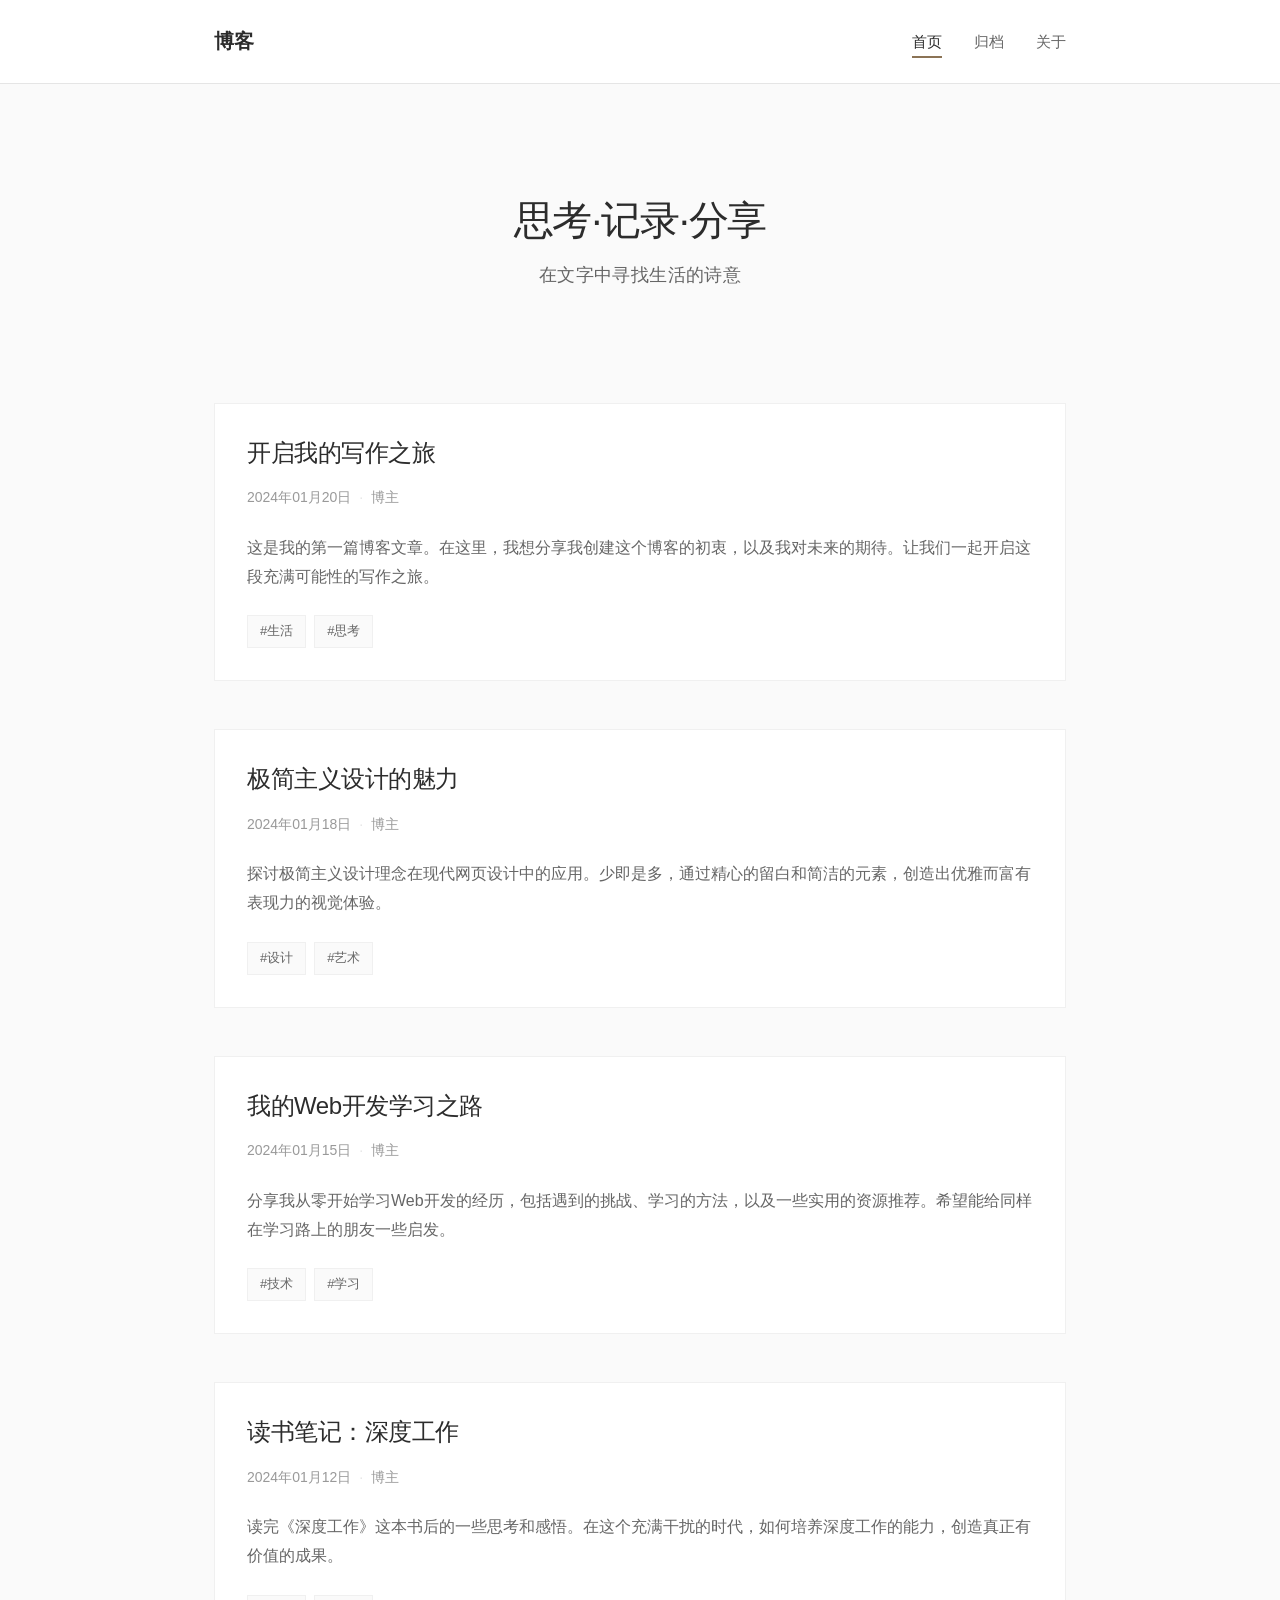
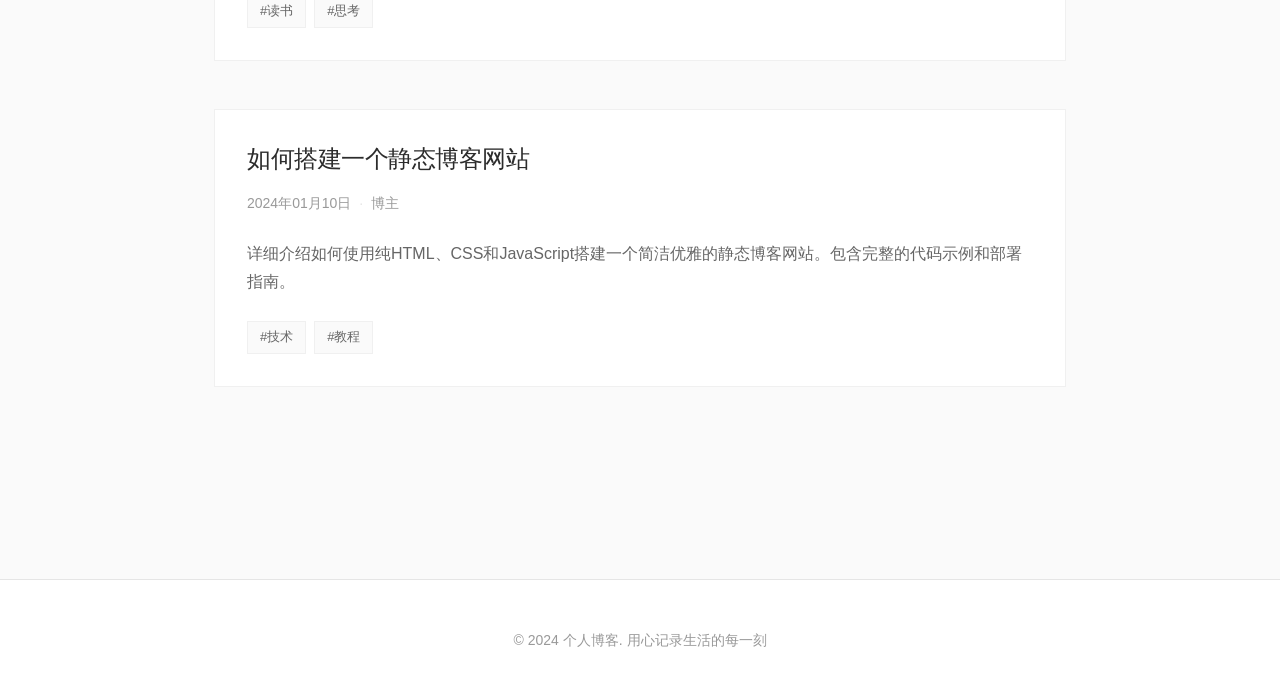
<file: static-blog/index.html>
<!DOCTYPE html>
<html lang="zh-CN">
<head>
    <meta charset="UTF-8">
    <meta name="viewport" content="width=device-width, initial-scale=1.0">
    <meta name="description" content="一个简约优雅的个人博客，分享思考、技术与生活">
    <title>个人博客 - 思考·记录·分享</title>
    <link rel="stylesheet" href="css/style.css">
</head>
<body>
    <!-- 导航栏 -->
    <nav class="navbar">
        <div class="container">
            <div class="nav-brand">
                <a href="index.html" class="brand-link">博客</a>
            </div>
            <ul class="nav-menu">
                <li><a href="index.html" class="nav-link active">首页</a></li>
                <li><a href="archive.html" class="nav-link">归档</a></li>
                <li><a href="about.html" class="nav-link">关于</a></li>
            </ul>
        </div>
    </nav>

    <!-- 主要内容区域 -->
    <main class="main-content">
        <div class="container">
            <!-- 页面标题区 -->
            <header class="page-header">
                <h1 class="page-title">思考·记录·分享</h1>
                <p class="page-subtitle">在文字中寻找生活的诗意</p>
            </header>

            <!-- 文章列表区域 -->
            <section class="articles-section">
                <div id="articles-container" class="articles-grid">
                    <!-- 文章将通过 JavaScript 动态加载 -->
                    <div class="loading">加载中...</div>
                </div>
            </section>
        </div>
    </main>

    <!-- 页脚 -->
    <footer class="footer">
        <div class="container">
            <p class="footer-text">&copy; 2024 个人博客. 用心记录生活的每一刻</p>
        </div>
    </footer>

    <script src="js/main.js"></script>
</body>
</html>
</file>
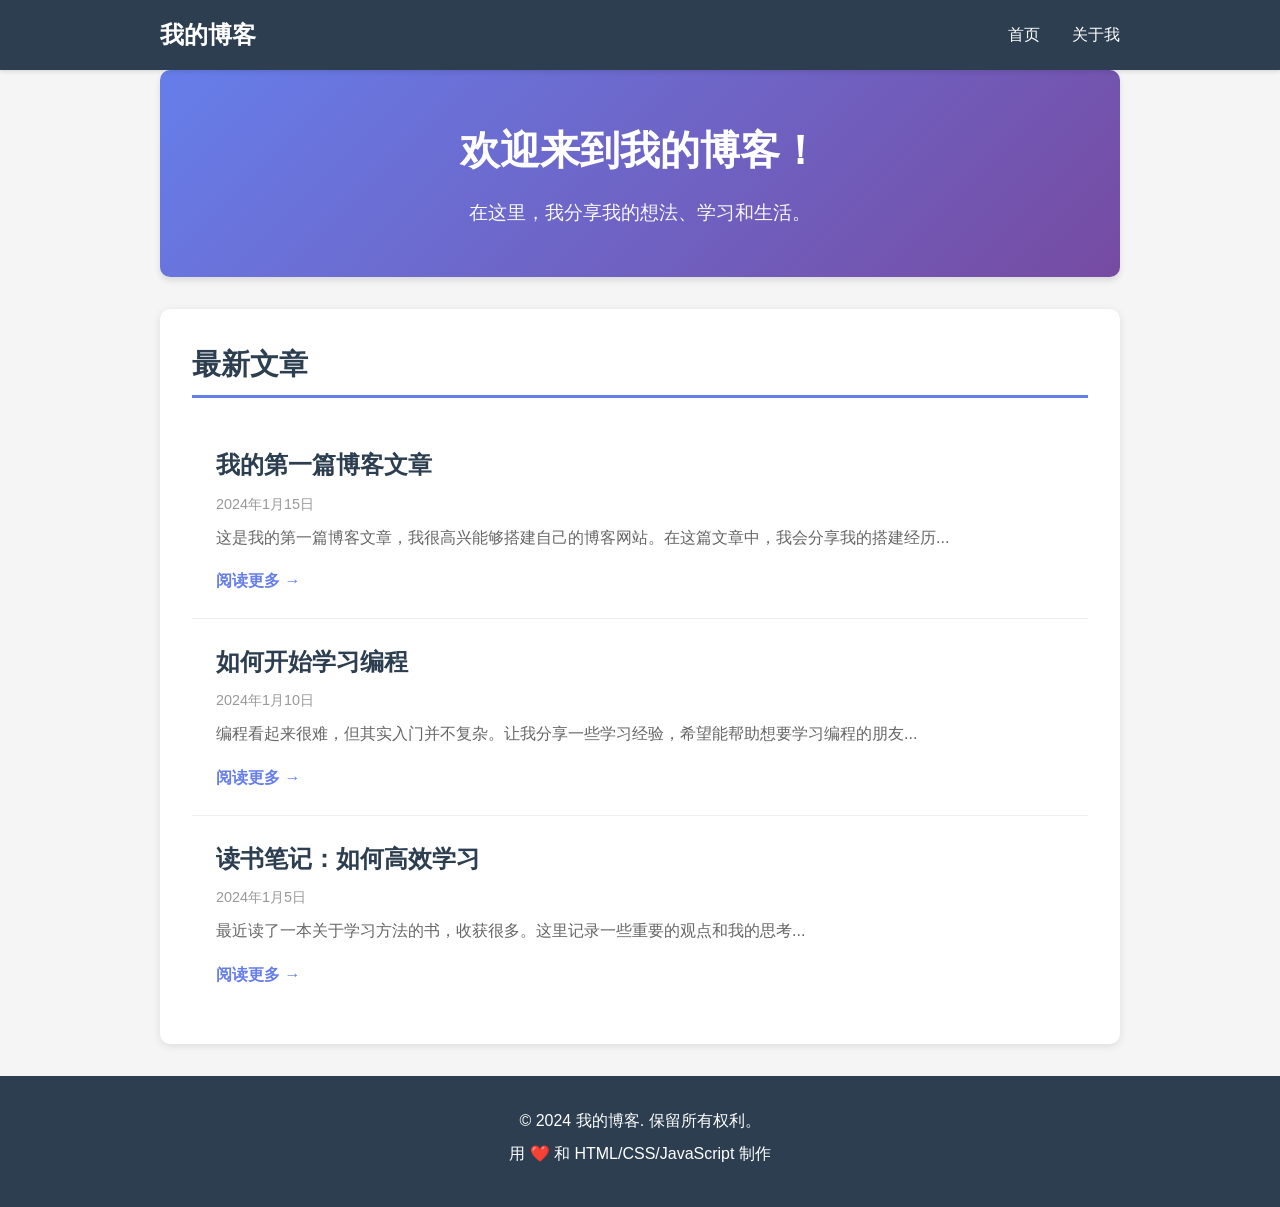
<file: 示例代码/my-blog/index.html>
<!DOCTYPE html>
<html lang="zh-CN">
<head>
    <meta charset="UTF-8">
    <meta name="viewport" content="width=device-width, initial-scale=1.0">
    <title>我的个人博客</title>
    <link rel="stylesheet" href="css/style.css">
</head>
<body>
    <!-- 导航栏 -->
    <nav class="navbar">
        <div class="container">
            <h1 class="logo">我的博客</h1>
            <ul class="nav-links">
                <li><a href="index.html">首页</a></li>
                <li><a href="about.html">关于我</a></li>
            </ul>
        </div>
    </nav>

    <!-- 主要内容 -->
    <main class="container">
        <section class="hero">
            <h2>欢迎来到我的博客！</h2>
            <p>在这里，我分享我的想法、学习和生活。</p>
        </section>

        <!-- 文章列表 -->
        <section class="posts">
            <h3>最新文章</h3>
            
            <article class="post-card">
                <h4><a href="post1.html">我的第一篇博客文章</a></h4>
                <p class="post-date">2024年1月15日</p>
                <p class="post-excerpt">
                    这是我的第一篇博客文章，我很高兴能够搭建自己的博客网站。在这篇文章中，我会分享我的搭建经历...
                </p>
                <a href="post1.html" class="read-more">阅读更多 →</a>
            </article>

            <article class="post-card">
                <h4><a href="#">如何开始学习编程</a></h4>
                <p class="post-date">2024年1月10日</p>
                <p class="post-excerpt">
                    编程看起来很难，但其实入门并不复杂。让我分享一些学习经验，希望能帮助想要学习编程的朋友...
                </p>
                <a href="#" class="read-more">阅读更多 →</a>
            </article>

            <article class="post-card">
                <h4><a href="#">读书笔记：如何高效学习</a></h4>
                <p class="post-date">2024年1月5日</p>
                <p class="post-excerpt">
                    最近读了一本关于学习方法的书，收获很多。这里记录一些重要的观点和我的思考...
                </p>
                <a href="#" class="read-more">阅读更多 →</a>
            </article>
        </section>
    </main>

    <!-- 页脚 -->
    <footer class="footer">
        <div class="container">
            <p>&copy; 2024 我的博客. 保留所有权利。</p>
            <p>用 ❤️ 和 HTML/CSS/JavaScript 制作</p>
        </div>
    </footer>

    <script src="js/script.js"></script>
</body>
</html>
</file>
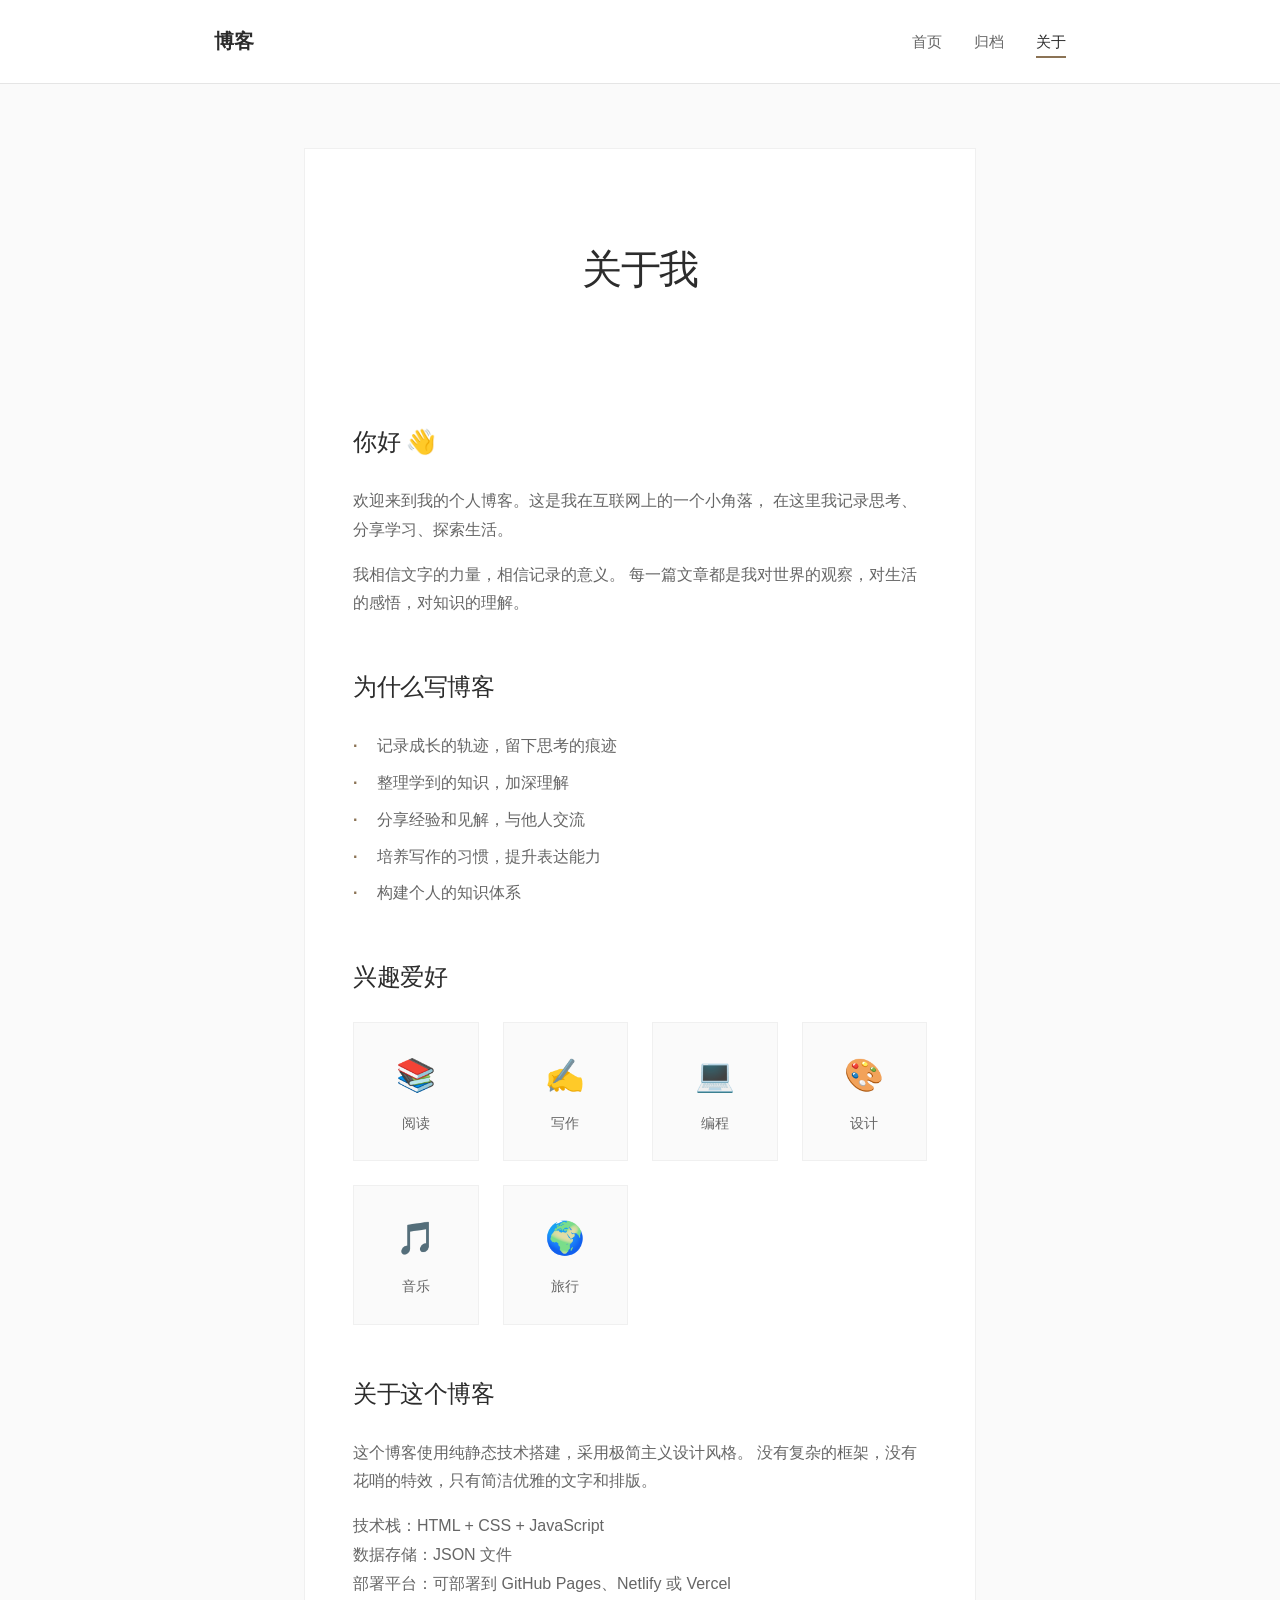
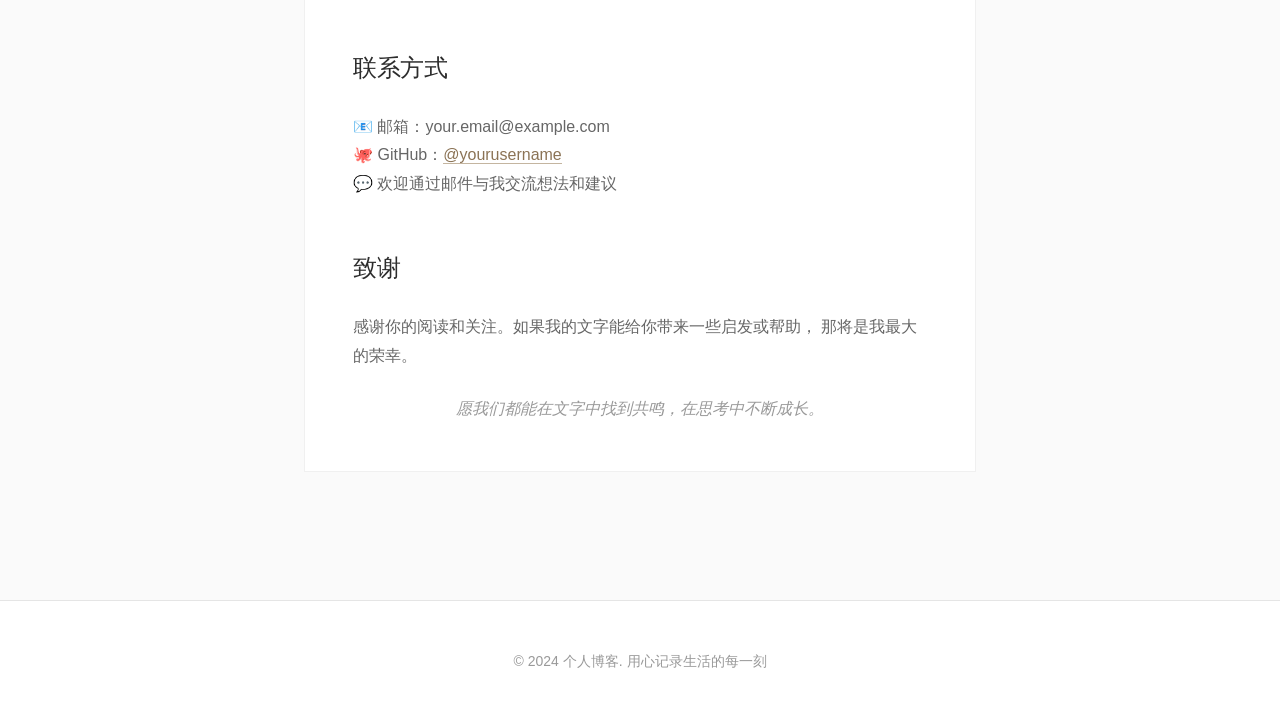
<file: static-blog/about.html>
<!DOCTYPE html>
<html lang="zh-CN">
<head>
    <meta charset="UTF-8">
    <meta name="viewport" content="width=device-width, initial-scale=1.0">
    <meta name="description" content="关于我">
    <title>关于 - 个人博客</title>
    <link rel="stylesheet" href="css/style.css">
</head>
<body>
    <!-- 导航栏 -->
    <nav class="navbar">
        <div class="container">
            <div class="nav-brand">
                <a href="index.html" class="brand-link">博客</a>
            </div>
            <ul class="nav-menu">
                <li><a href="index.html" class="nav-link">首页</a></li>
                <li><a href="archive.html" class="nav-link">归档</a></li>
                <li><a href="about.html" class="nav-link active">关于</a></li>
            </ul>
        </div>
    </nav>

    <!-- 主要内容区域 -->
    <main class="main-content">
        <div class="container about-container">
            <!-- 关于内容 -->
            <article class="about-content">
                <header class="page-header">
                    <h1 class="page-title">关于我</h1>
                </header>

                <section class="about-section">
                    <h2 class="section-title">你好 👋</h2>
                    <p class="about-text">
                        欢迎来到我的个人博客。这是我在互联网上的一个小角落，
                        在这里我记录思考、分享学习、探索生活。
                    </p>
                    <p class="about-text">
                        我相信文字的力量，相信记录的意义。
                        每一篇文章都是我对世界的观察，对生活的感悟，对知识的理解。
                    </p>
                </section>

                <section class="about-section">
                    <h2 class="section-title">为什么写博客</h2>
                    <ul class="about-list">
                        <li>记录成长的轨迹，留下思考的痕迹</li>
                        <li>整理学到的知识，加深理解</li>
                        <li>分享经验和见解，与他人交流</li>
                        <li>培养写作的习惯，提升表达能力</li>
                        <li>构建个人的知识体系</li>
                    </ul>
                </section>

                <section class="about-section">
                    <h2 class="section-title">兴趣爱好</h2>
                    <div class="interests-grid">
                        <div class="interest-item">
                            <span class="interest-icon">📚</span>
                            <span class="interest-name">阅读</span>
                        </div>
                        <div class="interest-item">
                            <span class="interest-icon">✍️</span>
                            <span class="interest-name">写作</span>
                        </div>
                        <div class="interest-item">
                            <span class="interest-icon">💻</span>
                            <span class="interest-name">编程</span>
                        </div>
                        <div class="interest-item">
                            <span class="interest-icon">🎨</span>
                            <span class="interest-name">设计</span>
                        </div>
                        <div class="interest-item">
                            <span class="interest-icon">🎵</span>
                            <span class="interest-name">音乐</span>
                        </div>
                        <div class="interest-item">
                            <span class="interest-icon">🌍</span>
                            <span class="interest-name">旅行</span>
                        </div>
                    </div>
                </section>

                <section class="about-section">
                    <h2 class="section-title">关于这个博客</h2>
                    <p class="about-text">
                        这个博客使用纯静态技术搭建，采用极简主义设计风格。
                        没有复杂的框架，没有花哨的特效，只有简洁优雅的文字和排版。
                    </p>
                    <p class="about-text">
                        技术栈：HTML + CSS + JavaScript<br>
                        数据存储：JSON 文件<br>
                        部署平台：可部署到 GitHub Pages、Netlify 或 Vercel
                    </p>
                </section>

                <section class="about-section">
                    <h2 class="section-title">联系方式</h2>
                    <p class="about-text">
                        📧 邮箱：your.email@example.com<br>
                        🐙 GitHub：<a href="https://github.com/yourusername" target="_blank" rel="noopener">@yourusername</a><br>
                        💬 欢迎通过邮件与我交流想法和建议
                    </p>
                </section>

                <section class="about-section">
                    <h2 class="section-title">致谢</h2>
                    <p class="about-text">
                        感谢你的阅读和关注。如果我的文字能给你带来一些启发或帮助，
                        那将是我最大的荣幸。
                    </p>
                    <p class="about-text signature">
                        愿我们都能在文字中找到共鸣，在思考中不断成长。
                    </p>
                </section>
            </article>
        </div>
    </main>

    <!-- 页脚 -->
    <footer class="footer">
        <div class="container">
            <p class="footer-text">&copy; 2024 个人博客. 用心记录生活的每一刻</p>
        </div>
    </footer>

    <script src="js/main.js"></script>
</body>
</html>
</file>
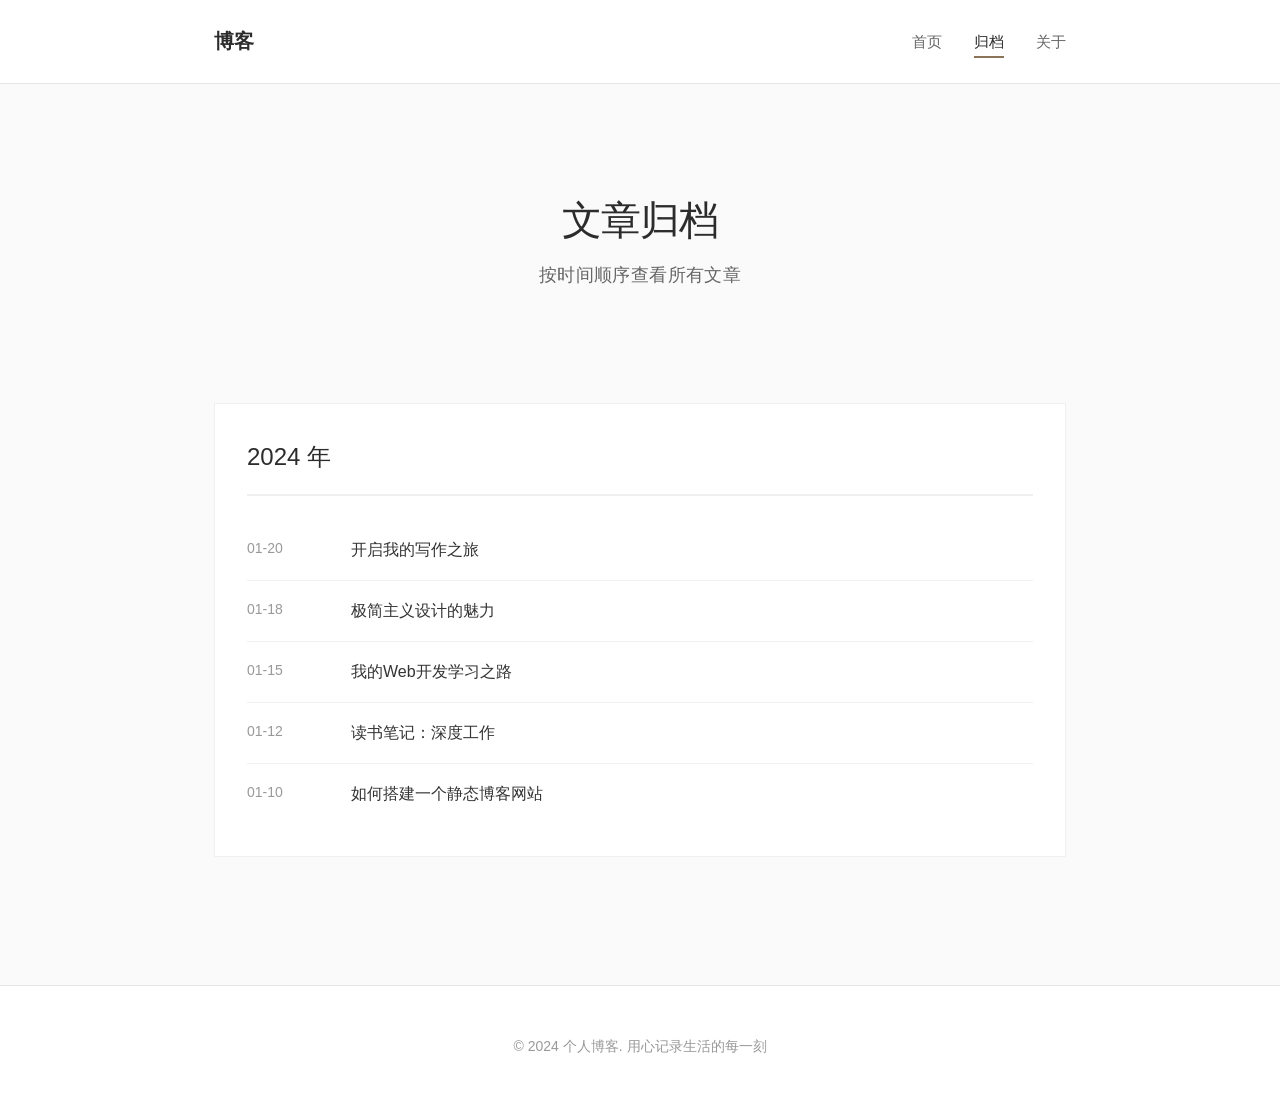
<file: static-blog/archive.html>
<!DOCTYPE html>
<html lang="zh-CN">
<head>
    <meta charset="UTF-8">
    <meta name="viewport" content="width=device-width, initial-scale=1.0">
    <meta name="description" content="文章归档">
    <title>归档 - 个人博客</title>
    <link rel="stylesheet" href="css/style.css">
</head>
<body>
    <!-- 导航栏 -->
    <nav class="navbar">
        <div class="container">
            <div class="nav-brand">
                <a href="index.html" class="brand-link">博客</a>
            </div>
            <ul class="nav-menu">
                <li><a href="index.html" class="nav-link">首页</a></li>
                <li><a href="archive.html" class="nav-link active">归档</a></li>
                <li><a href="about.html" class="nav-link">关于</a></li>
            </ul>
        </div>
    </nav>

    <!-- 主要内容区域 -->
    <main class="main-content">
        <div class="container">
            <!-- 页面标题区 -->
            <header class="page-header">
                <h1 class="page-title">文章归档</h1>
                <p class="page-subtitle">按时间顺序查看所有文章</p>
            </header>

            <!-- 归档列表区域 -->
            <section class="archive-section">
                <div id="archive-container" class="archive-list">
                    <!-- 归档列表将通过 JavaScript 动态加载 -->
                    <div class="loading">加载中...</div>
                </div>
            </section>
        </div>
    </main>

    <!-- 页脚 -->
    <footer class="footer">
        <div class="container">
            <p class="footer-text">&copy; 2024 个人博客. 用心记录生活的每一刻</p>
        </div>
    </footer>

    <script src="js/archive.js"></script>
</body>
</html>
</file>
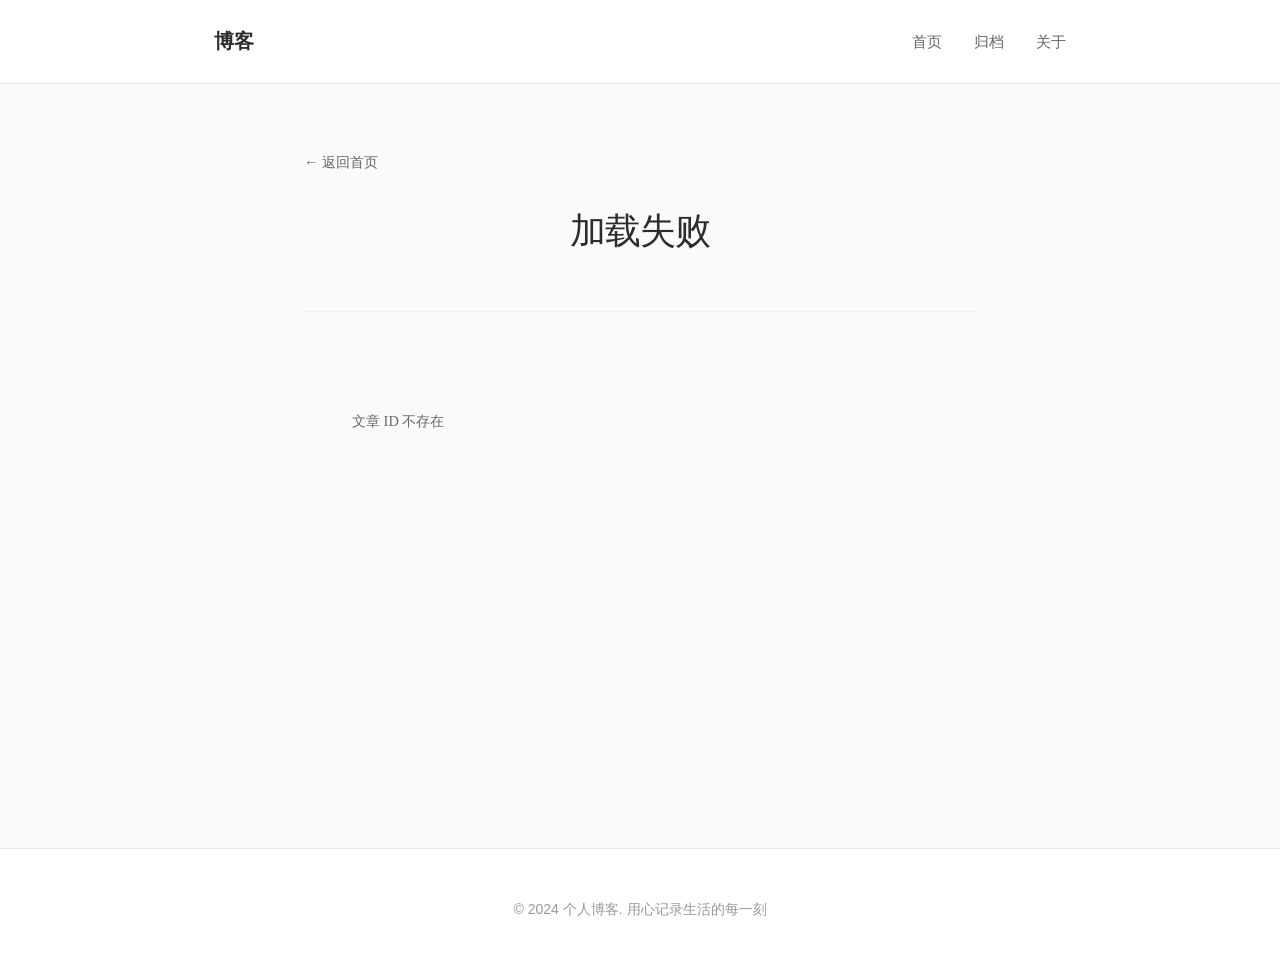
<file: static-blog/article.html>
<!DOCTYPE html>
<html lang="zh-CN">
<head>
    <meta charset="UTF-8">
    <meta name="viewport" content="width=device-width, initial-scale=1.0">
    <meta name="description" content="文章详情页">
    <title>文章详情 - 个人博客</title>
    <link rel="stylesheet" href="css/style.css">
</head>
<body>
    <!-- 导航栏 -->
    <nav class="navbar">
        <div class="container">
            <div class="nav-brand">
                <a href="index.html" class="brand-link">博客</a>
            </div>
            <ul class="nav-menu">
                <li><a href="index.html" class="nav-link">首页</a></li>
                <li><a href="archive.html" class="nav-link">归档</a></li>
                <li><a href="about.html" class="nav-link">关于</a></li>
            </ul>
        </div>
    </nav>

    <!-- 文章内容区域 -->
    <main class="main-content">
        <article class="article-detail">
            <div class="container article-container">
                <!-- 返回链接 -->
                <div class="back-nav">
                    <a href="index.html" class="back-link">← 返回首页</a>
                </div>

                <!-- 文章头部 -->
                <header class="article-header">
                    <h1 id="article-title" class="article-title">加载中...</h1>
                    <div id="article-meta" class="article-meta">
                        <span class="meta-date"></span>
                        <span class="meta-divider">·</span>
                        <span class="meta-author"></span>
                        <span class="meta-divider">·</span>
                        <span class="meta-tags"></span>
                    </div>
                </header>

                <!-- 文章内容 -->
                <div id="article-content" class="article-content">
                    <div class="loading">正在加载文章...</div>
                </div>
            </div>
        </article>
    </main>

    <!-- 页脚 -->
    <footer class="footer">
        <div class="container">
            <p class="footer-text">&copy; 2024 个人博客. 用心记录生活的每一刻</p>
        </div>
    </footer>

    <script src="js/article.js"></script>
</body>
</html>
</file>
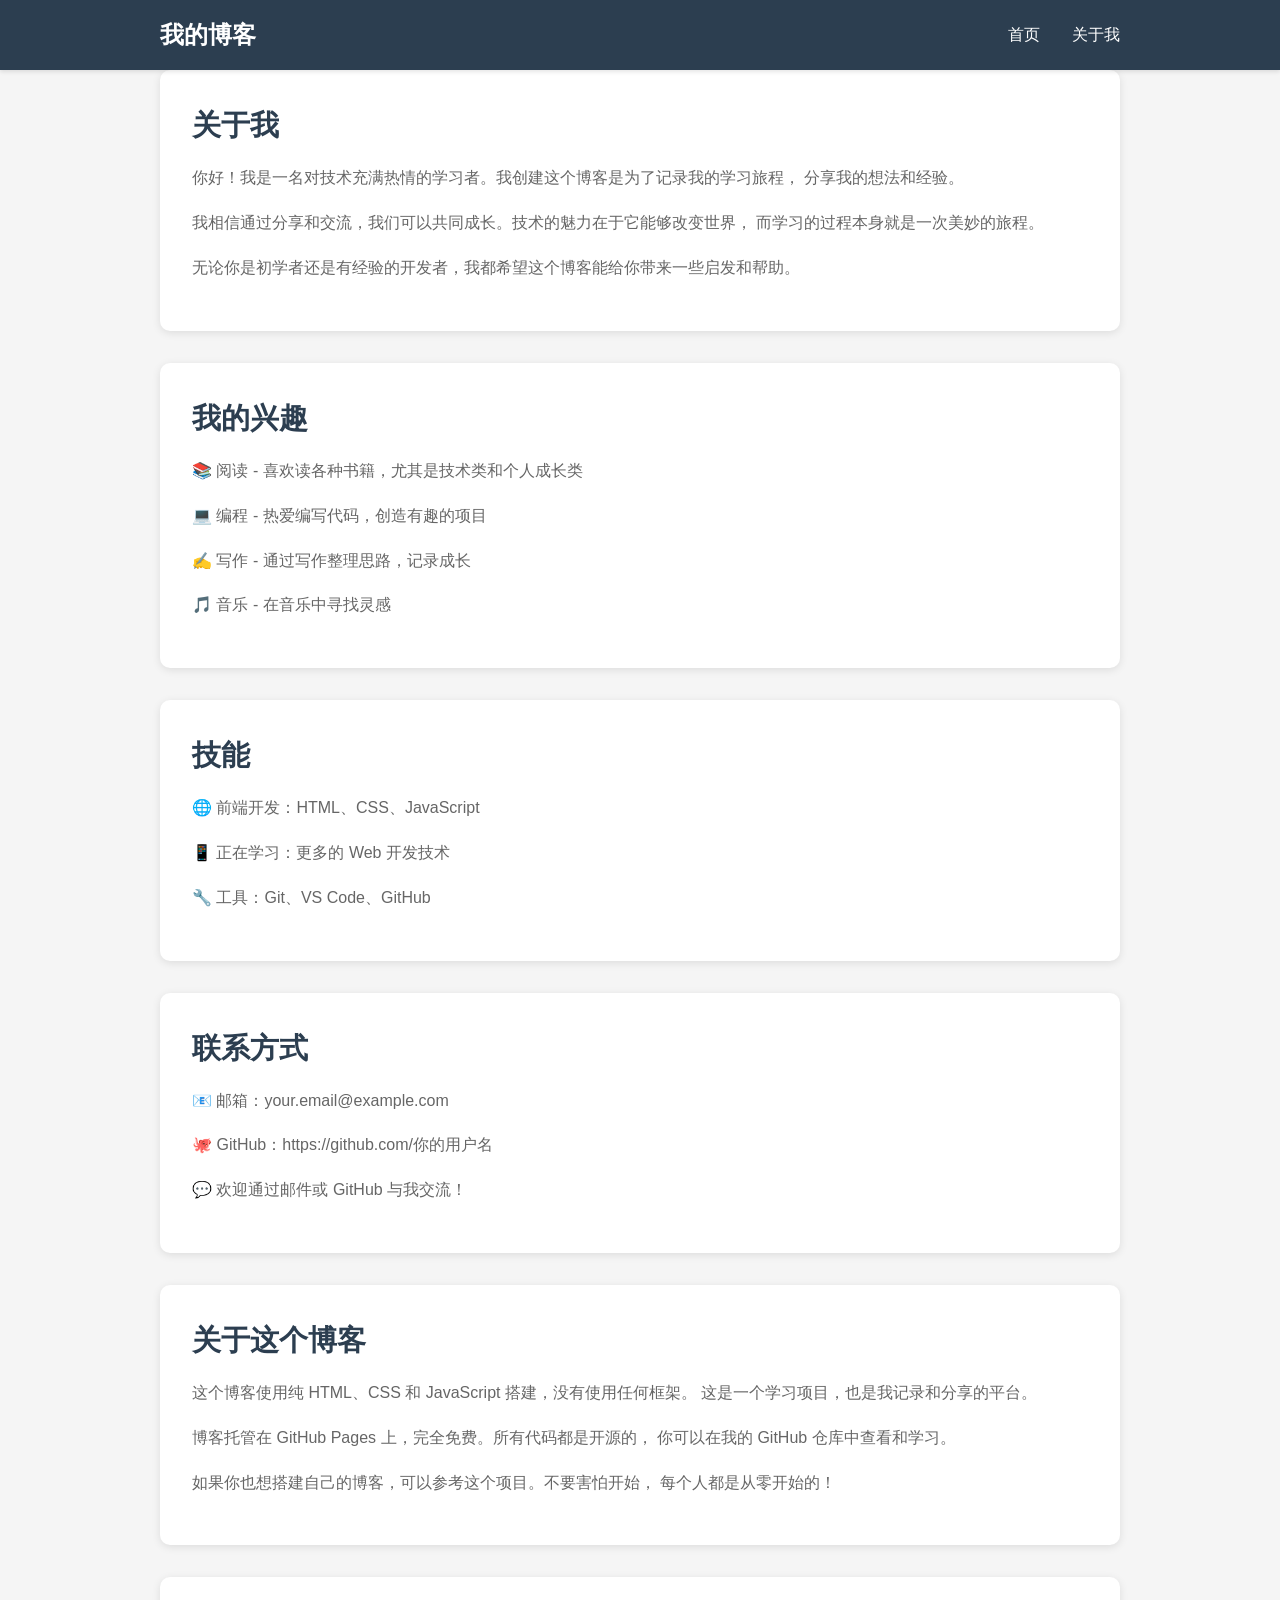
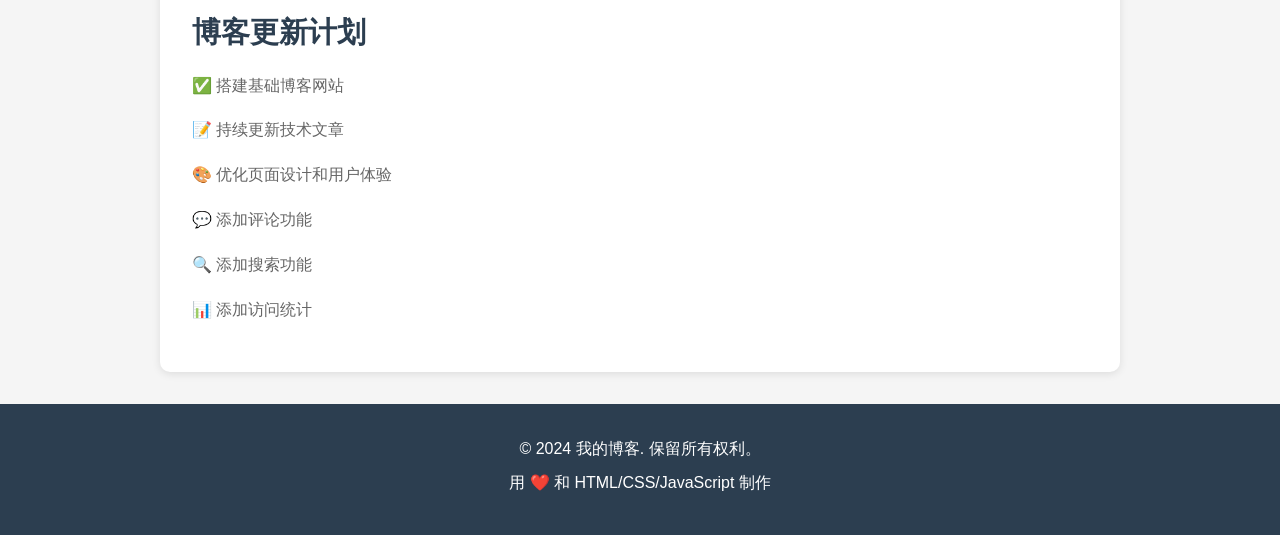
<file: 示例代码/my-blog/about.html>
<!DOCTYPE html>
<html lang="zh-CN">
<head>
    <meta charset="UTF-8">
    <meta name="viewport" content="width=device-width, initial-scale=1.0">
    <title>关于我 - 我的博客</title>
    <link rel="stylesheet" href="css/style.css">
</head>
<body>
    <nav class="navbar">
        <div class="container">
            <h1 class="logo">我的博客</h1>
            <ul class="nav-links">
                <li><a href="index.html">首页</a></li>
                <li><a href="about.html">关于我</a></li>
            </ul>
        </div>
    </nav>

    <main class="container">
        <div class="about-section">
            <h2>关于我</h2>
            <p>
                你好！我是一名对技术充满热情的学习者。我创建这个博客是为了记录我的学习旅程，
                分享我的想法和经验。
            </p>
            <p>
                我相信通过分享和交流，我们可以共同成长。技术的魅力在于它能够改变世界，
                而学习的过程本身就是一次美妙的旅程。
            </p>
            <p>
                无论你是初学者还是有经验的开发者，我都希望这个博客能给你带来一些启发和帮助。
            </p>
        </div>

        <div class="about-section">
            <h2>我的兴趣</h2>
            <p>📚 阅读 - 喜欢读各种书籍，尤其是技术类和个人成长类</p>
            <p>💻 编程 - 热爱编写代码，创造有趣的项目</p>
            <p>✍️ 写作 - 通过写作整理思路，记录成长</p>
            <p>🎵 音乐 - 在音乐中寻找灵感</p>
        </div>

        <div class="about-section">
            <h2>技能</h2>
            <p>🌐 前端开发：HTML、CSS、JavaScript</p>
            <p>📱 正在学习：更多的 Web 开发技术</p>
            <p>🔧 工具：Git、VS Code、GitHub</p>
        </div>

        <div class="about-section">
            <h2>联系方式</h2>
            <p>📧 邮箱：your.email@example.com</p>
            <p>🐙 GitHub：https://github.com/你的用户名</p>
            <p>💬 欢迎通过邮件或 GitHub 与我交流！</p>
        </div>

        <div class="about-section">
            <h2>关于这个博客</h2>
            <p>
                这个博客使用纯 HTML、CSS 和 JavaScript 搭建，没有使用任何框架。
                这是一个学习项目，也是我记录和分享的平台。
            </p>
            <p>
                博客托管在 GitHub Pages 上，完全免费。所有代码都是开源的，
                你可以在我的 GitHub 仓库中查看和学习。
            </p>
            <p>
                如果你也想搭建自己的博客，可以参考这个项目。不要害怕开始，
                每个人都是从零开始的！
            </p>
        </div>

        <div class="about-section">
            <h2>博客更新计划</h2>
            <p>✅ 搭建基础博客网站</p>
            <p>📝 持续更新技术文章</p>
            <p>🎨 优化页面设计和用户体验</p>
            <p>💬 添加评论功能</p>
            <p>🔍 添加搜索功能</p>
            <p>📊 添加访问统计</p>
        </div>
    </main>

    <footer class="footer">
        <div class="container">
            <p>&copy; 2024 我的博客. 保留所有权利。</p>
            <p>用 ❤️ 和 HTML/CSS/JavaScript 制作</p>
        </div>
    </footer>

    <script src="js/script.js"></script>
</body>
</html>
</file>
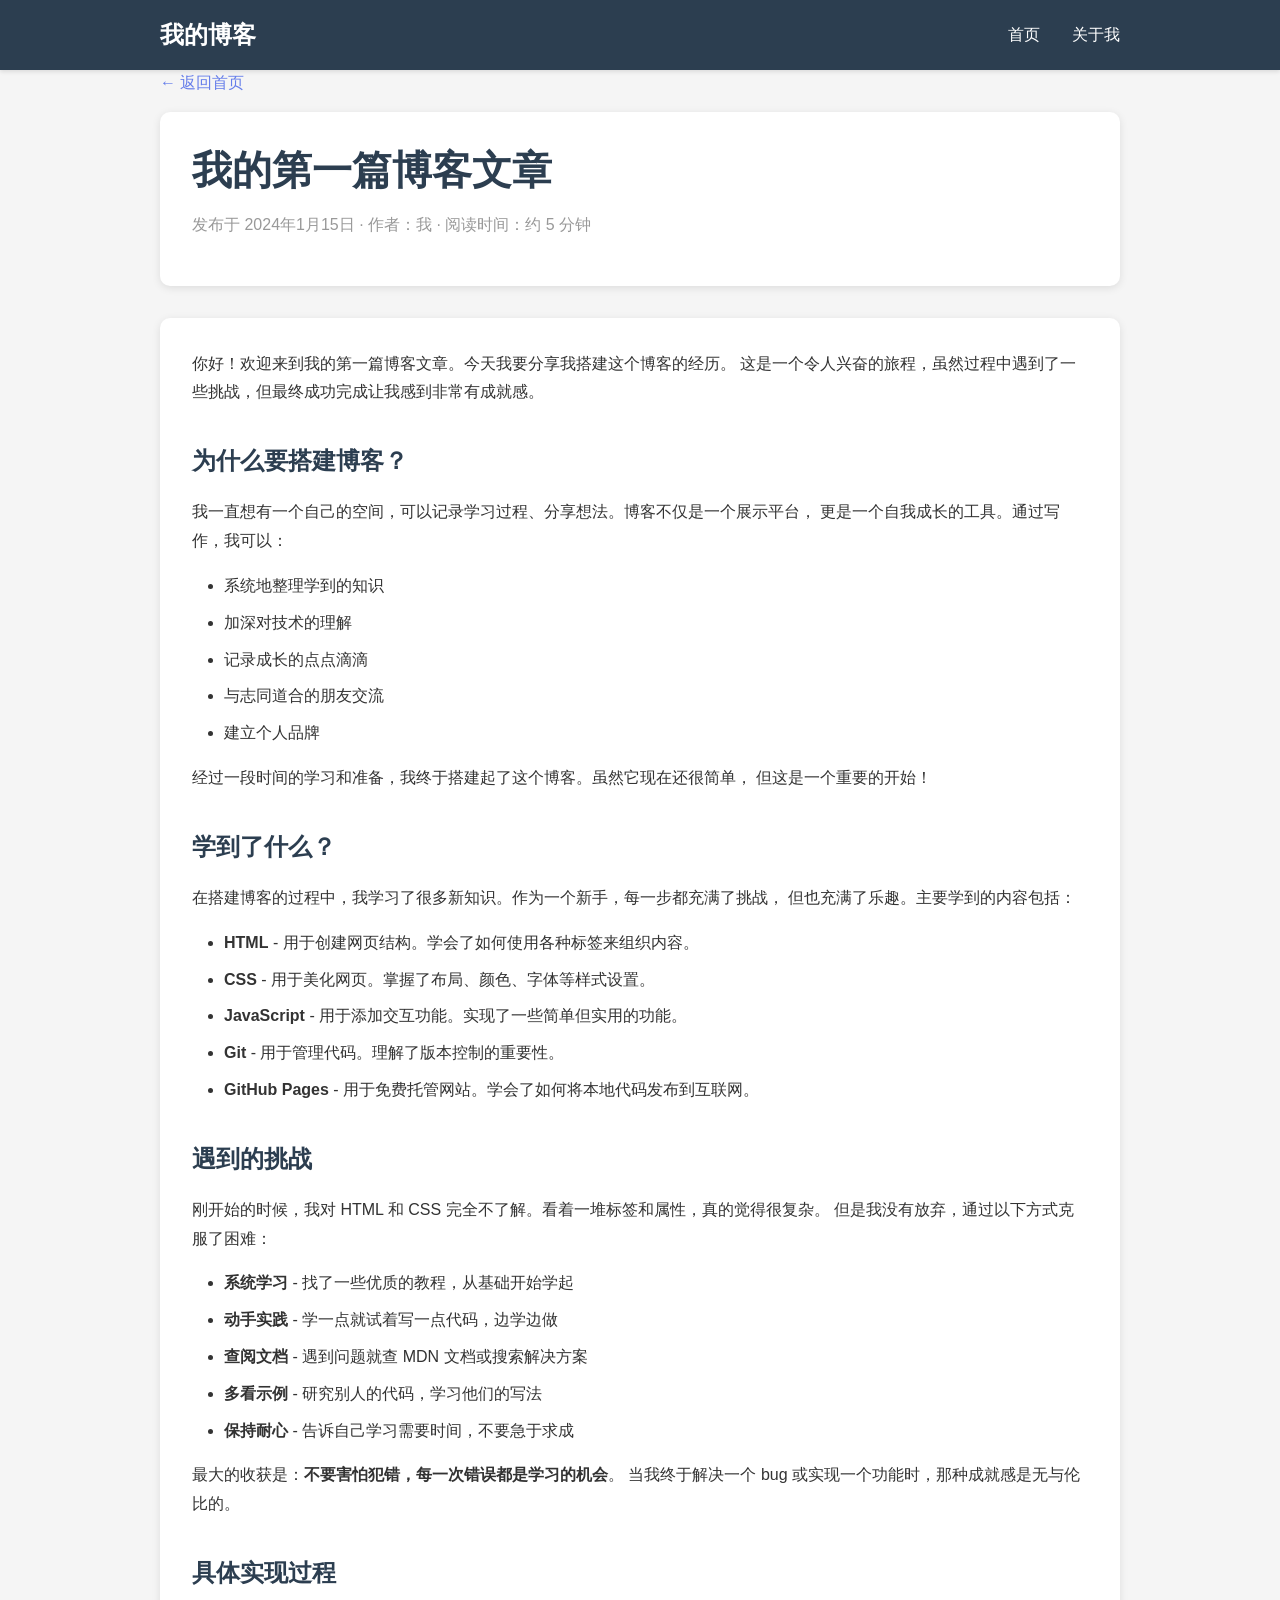
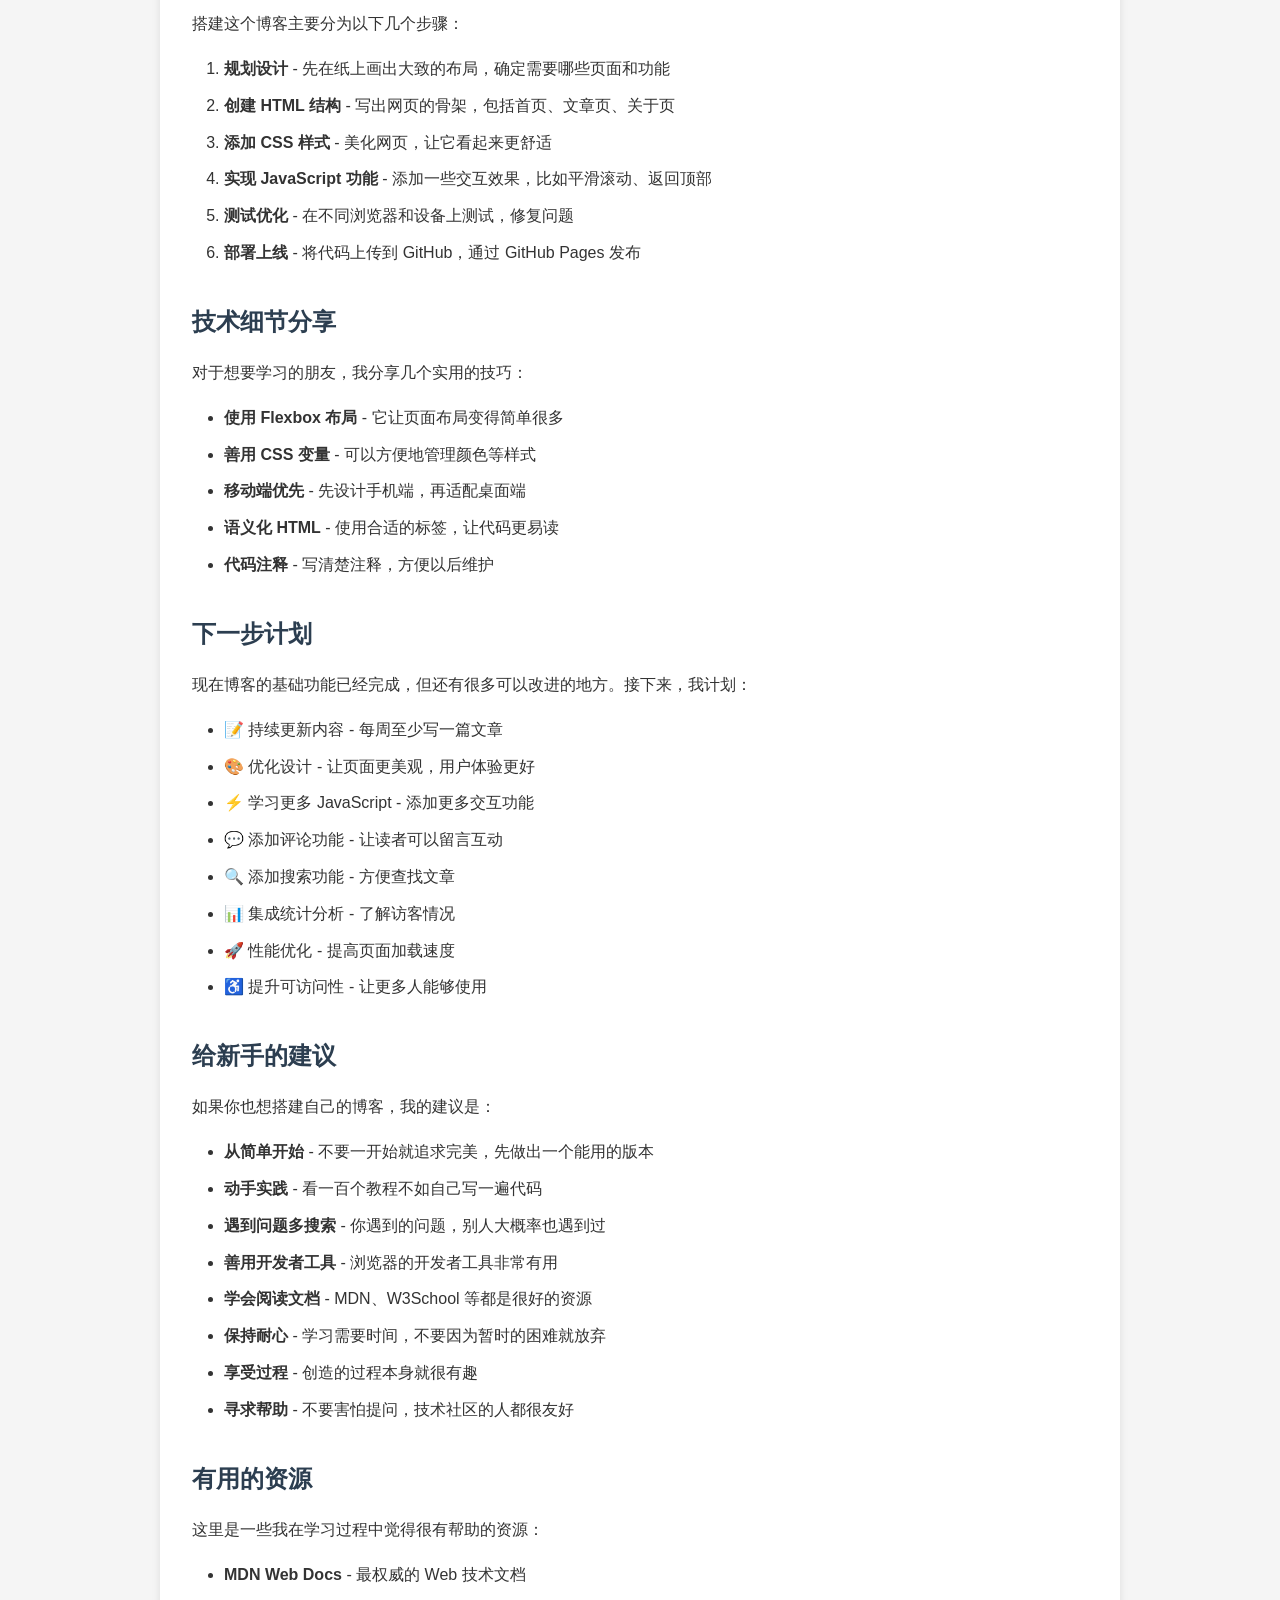
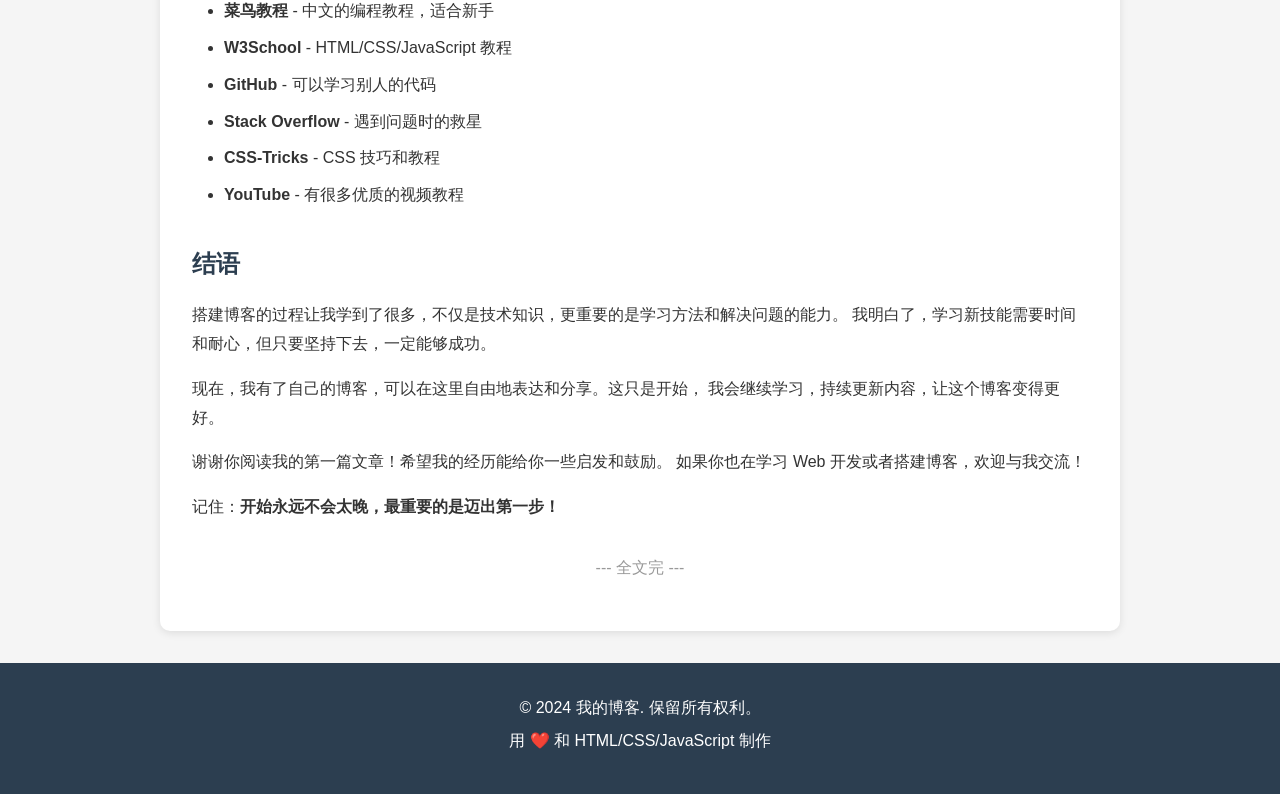
<file: 示例代码/my-blog/post1.html>
<!DOCTYPE html>
<html lang="zh-CN">
<head>
    <meta charset="UTF-8">
    <meta name="viewport" content="width=device-width, initial-scale=1.0">
    <title>我的第一篇博客文章 - 我的博客</title>
    <link rel="stylesheet" href="css/style.css">
</head>
<body>
    <nav class="navbar">
        <div class="container">
            <h1 class="logo">我的博客</h1>
            <ul class="nav-links">
                <li><a href="index.html">首页</a></li>
                <li><a href="about.html">关于我</a></li>
            </ul>
        </div>
    </nav>

    <main class="container">
        <a href="index.html" class="back-link">← 返回首页</a>
        
        <article class="article-header">
            <h1 class="article-title">我的第一篇博客文章</h1>
            <div class="article-meta">
                发布于 2024年1月15日 · 作者：我 · 阅读时间：约 5 分钟
            </div>
        </article>

        <div class="article-content">
            <p>
                你好！欢迎来到我的第一篇博客文章。今天我要分享我搭建这个博客的经历。
                这是一个令人兴奋的旅程，虽然过程中遇到了一些挑战，但最终成功完成让我感到非常有成就感。
            </p>

            <h3>为什么要搭建博客？</h3>
            <p>
                我一直想有一个自己的空间，可以记录学习过程、分享想法。博客不仅是一个展示平台，
                更是一个自我成长的工具。通过写作，我可以：
            </p>
            <ul>
                <li>系统地整理学到的知识</li>
                <li>加深对技术的理解</li>
                <li>记录成长的点点滴滴</li>
                <li>与志同道合的朋友交流</li>
                <li>建立个人品牌</li>
            </ul>
            <p>
                经过一段时间的学习和准备，我终于搭建起了这个博客。虽然它现在还很简单，
                但这是一个重要的开始！
            </p>

            <h3>学到了什么？</h3>
            <p>
                在搭建博客的过程中，我学习了很多新知识。作为一个新手，每一步都充满了挑战，
                但也充满了乐趣。主要学到的内容包括：
            </p>
            <ul>
                <li><strong>HTML</strong> - 用于创建网页结构。学会了如何使用各种标签来组织内容。</li>
                <li><strong>CSS</strong> - 用于美化网页。掌握了布局、颜色、字体等样式设置。</li>
                <li><strong>JavaScript</strong> - 用于添加交互功能。实现了一些简单但实用的功能。</li>
                <li><strong>Git</strong> - 用于管理代码。理解了版本控制的重要性。</li>
                <li><strong>GitHub Pages</strong> - 用于免费托管网站。学会了如何将本地代码发布到互联网。</li>
            </ul>

            <h3>遇到的挑战</h3>
            <p>
                刚开始的时候，我对 HTML 和 CSS 完全不了解。看着一堆标签和属性，真的觉得很复杂。
                但是我没有放弃，通过以下方式克服了困难：
            </p>
            <ul>
                <li><strong>系统学习</strong> - 找了一些优质的教程，从基础开始学起</li>
                <li><strong>动手实践</strong> - 学一点就试着写一点代码，边学边做</li>
                <li><strong>查阅文档</strong> - 遇到问题就查 MDN 文档或搜索解决方案</li>
                <li><strong>多看示例</strong> - 研究别人的代码，学习他们的写法</li>
                <li><strong>保持耐心</strong> - 告诉自己学习需要时间，不要急于求成</li>
            </ul>
            <p>
                最大的收获是：<strong>不要害怕犯错，每一次错误都是学习的机会</strong>。
                当我终于解决一个 bug 或实现一个功能时，那种成就感是无与伦比的。
            </p>

            <h3>具体实现过程</h3>
            <p>
                搭建这个博客主要分为以下几个步骤：
            </p>
            <ol>
                <li><strong>规划设计</strong> - 先在纸上画出大致的布局，确定需要哪些页面和功能</li>
                <li><strong>创建 HTML 结构</strong> - 写出网页的骨架，包括首页、文章页、关于页</li>
                <li><strong>添加 CSS 样式</strong> - 美化网页，让它看起来更舒适</li>
                <li><strong>实现 JavaScript 功能</strong> - 添加一些交互效果，比如平滑滚动、返回顶部</li>
                <li><strong>测试优化</strong> - 在不同浏览器和设备上测试，修复问题</li>
                <li><strong>部署上线</strong> - 将代码上传到 GitHub，通过 GitHub Pages 发布</li>
            </ol>

            <h3>技术细节分享</h3>
            <p>
                对于想要学习的朋友，我分享几个实用的技巧：
            </p>
            <ul>
                <li><strong>使用 Flexbox 布局</strong> - 它让页面布局变得简单很多</li>
                <li><strong>善用 CSS 变量</strong> - 可以方便地管理颜色等样式</li>
                <li><strong>移动端优先</strong> - 先设计手机端，再适配桌面端</li>
                <li><strong>语义化 HTML</strong> - 使用合适的标签，让代码更易读</li>
                <li><strong>代码注释</strong> - 写清楚注释，方便以后维护</li>
            </ul>

            <h3>下一步计划</h3>
            <p>
                现在博客的基础功能已经完成，但还有很多可以改进的地方。接下来，我计划：
            </p>
            <ul>
                <li>📝 持续更新内容 - 每周至少写一篇文章</li>
                <li>🎨 优化设计 - 让页面更美观，用户体验更好</li>
                <li>⚡ 学习更多 JavaScript - 添加更多交互功能</li>
                <li>💬 添加评论功能 - 让读者可以留言互动</li>
                <li>🔍 添加搜索功能 - 方便查找文章</li>
                <li>📊 集成统计分析 - 了解访客情况</li>
                <li>🚀 性能优化 - 提高页面加载速度</li>
                <li>♿ 提升可访问性 - 让更多人能够使用</li>
            </ul>

            <h3>给新手的建议</h3>
            <p>
                如果你也想搭建自己的博客，我的建议是：
            </p>
            <ul>
                <li><strong>从简单开始</strong> - 不要一开始就追求完美，先做出一个能用的版本</li>
                <li><strong>动手实践</strong> - 看一百个教程不如自己写一遍代码</li>
                <li><strong>遇到问题多搜索</strong> - 你遇到的问题，别人大概率也遇到过</li>
                <li><strong>善用开发者工具</strong> - 浏览器的开发者工具非常有用</li>
                <li><strong>学会阅读文档</strong> - MDN、W3School 等都是很好的资源</li>
                <li><strong>保持耐心</strong> - 学习需要时间，不要因为暂时的困难就放弃</li>
                <li><strong>享受过程</strong> - 创造的过程本身就很有趣</li>
                <li><strong>寻求帮助</strong> - 不要害怕提问，技术社区的人都很友好</li>
            </ul>

            <h3>有用的资源</h3>
            <p>
                这里是一些我在学习过程中觉得很有帮助的资源：
            </p>
            <ul>
                <li><strong>MDN Web Docs</strong> - 最权威的 Web 技术文档</li>
                <li><strong>菜鸟教程</strong> - 中文的编程教程，适合新手</li>
                <li><strong>W3School</strong> - HTML/CSS/JavaScript 教程</li>
                <li><strong>GitHub</strong> - 可以学习别人的代码</li>
                <li><strong>Stack Overflow</strong> - 遇到问题时的救星</li>
                <li><strong>CSS-Tricks</strong> - CSS 技巧和教程</li>
                <li><strong>YouTube</strong> - 有很多优质的视频教程</li>
            </ul>

            <h3>结语</h3>
            <p>
                搭建博客的过程让我学到了很多，不仅是技术知识，更重要的是学习方法和解决问题的能力。
                我明白了，学习新技能需要时间和耐心，但只要坚持下去，一定能够成功。
            </p>
            <p>
                现在，我有了自己的博客，可以在这里自由地表达和分享。这只是开始，
                我会继续学习，持续更新内容，让这个博客变得更好。
            </p>
            <p>
                谢谢你阅读我的第一篇文章！希望我的经历能给你一些启发和鼓励。
                如果你也在学习 Web 开发或者搭建博客，欢迎与我交流！
            </p>
            <p>
                记住：<strong>开始永远不会太晚，最重要的是迈出第一步！</strong>
            </p>
            <p style="text-align: center; margin-top: 2rem; color: #999;">
                --- 全文完 ---
            </p>
        </div>
    </main>

    <footer class="footer">
        <div class="container">
            <p>&copy; 2024 我的博客. 保留所有权利。</p>
            <p>用 ❤️ 和 HTML/CSS/JavaScript 制作</p>
        </div>
    </footer>

    <script src="js/script.js"></script>
</body>
</html>
</file>
<file: static-blog/css/style.css>
/* ================================
   CSS 重置与基础样式
   ================================ */
* {
    margin: 0;
    padding: 0;
    box-sizing: border-box;
}

:root {
    /* 中性色调配色方案 */
    --color-primary: #2c2c2c;        /* 深灰黑 */
    --color-secondary: #4a4a4a;      /* 中灰 */
    --color-text: #333333;           /* 文字主色 */
    --color-text-light: #666666;     /* 文字次色 */
    --color-text-lighter: #999999;   /* 文字辅助色 */
    --color-bg: #fafafa;             /* 背景色 */
    --color-bg-white: #ffffff;       /* 纯白 */
    --color-border: #e5e5e5;         /* 边框色 */
    --color-border-light: #f0f0f0;   /* 浅边框 */
    --color-accent: #8b7355;         /* 米色强调色 */
    --color-accent-light: #c4b5a0;   /* 浅米色 */
    
    /* 字体 */
    --font-sans: -apple-system, BlinkMacSystemFont, "Segoe UI", "Noto Sans", Helvetica, Arial, sans-serif, "Apple Color Emoji", "Segoe UI Emoji";
    --font-serif: "Georgia", "Cambria", "Times New Roman", Times, serif;
    --font-mono: "SFMono-Regular", Consolas, "Liberation Mono", Menlo, Courier, monospace;
    
    /* 间距 */
    --spacing-xs: 0.5rem;
    --spacing-sm: 1rem;
    --spacing-md: 1.5rem;
    --spacing-lg: 2rem;
    --spacing-xl: 3rem;
    --spacing-xxl: 4rem;
    
    /* 阴影 */
    --shadow-sm: 0 1px 2px rgba(0, 0, 0, 0.04);
    --shadow-md: 0 2px 8px rgba(0, 0, 0, 0.08);
    --shadow-lg: 0 4px 16px rgba(0, 0, 0, 0.12);
    
    /* 过渡 */
    --transition-fast: 0.15s ease;
    --transition-base: 0.3s ease;
    --transition-slow: 0.5s ease;
}

html {
    font-size: 16px;
    scroll-behavior: smooth;
}

body {
    font-family: var(--font-sans);
    font-size: 1rem;
    line-height: 1.75;
    color: var(--color-text);
    background-color: var(--color-bg);
    -webkit-font-smoothing: antialiased;
    -moz-osx-font-smoothing: grayscale;
}

/* ================================
   容器布局
   ================================ */
.container {
    max-width: 900px;
    margin: 0 auto;
    padding: 0 var(--spacing-md);
}

.article-container {
    max-width: 720px;
}

.about-container {
    max-width: 720px;
}

/* ================================
   导航栏
   ================================ */
.navbar {
    background-color: var(--color-bg-white);
    border-bottom: 1px solid var(--color-border);
    padding: var(--spacing-md) 0;
    position: sticky;
    top: 0;
    z-index: 100;
    backdrop-filter: blur(8px);
    background-color: rgba(255, 255, 255, 0.95);
}

.navbar .container {
    display: flex;
    justify-content: space-between;
    align-items: center;
}

.nav-brand {
    font-size: 1.25rem;
    font-weight: 600;
    letter-spacing: -0.02em;
}

.brand-link {
    color: var(--color-primary);
    text-decoration: none;
    transition: color var(--transition-base);
}

.brand-link:hover {
    color: var(--color-accent);
}

.nav-menu {
    display: flex;
    list-style: none;
    gap: var(--spacing-lg);
}

.nav-link {
    color: var(--color-text-light);
    text-decoration: none;
    font-size: 0.95rem;
    font-weight: 400;
    transition: color var(--transition-base);
    position: relative;
}

.nav-link:hover {
    color: var(--color-primary);
}

.nav-link.active {
    color: var(--color-primary);
    font-weight: 500;
}

.nav-link.active::after {
    content: '';
    position: absolute;
    bottom: -0.5rem;
    left: 0;
    right: 0;
    height: 2px;
    background-color: var(--color-accent);
}

/* ================================
   主内容区域
   ================================ */
.main-content {
    min-height: calc(100vh - 200px);
    padding: var(--spacing-xxl) 0;
}

/* ================================
   页面标题区
   ================================ */
.page-header {
    text-align: center;
    margin-bottom: var(--spacing-xxl);
    padding: var(--spacing-xl) 0;
}

.page-title {
    font-size: 2.5rem;
    font-weight: 300;
    letter-spacing: -0.03em;
    color: var(--color-primary);
    margin-bottom: var(--spacing-sm);
    line-height: 1.2;
}

.page-subtitle {
    font-size: 1.1rem;
    color: var(--color-text-light);
    font-weight: 300;
    letter-spacing: 0.02em;
}

/* ================================
   文章列表/网格
   ================================ */
.articles-section {
    margin-bottom: var(--spacing-xxl);
}

.articles-grid {
    display: grid;
    gap: var(--spacing-xl);
}

.article-card {
    background-color: var(--color-bg-white);
    padding: var(--spacing-lg);
    border: 1px solid var(--color-border-light);
    transition: all var(--transition-base);
    opacity: 0;
    animation: fadeInUp 0.6s ease forwards;
}

.article-card:hover {
    border-color: var(--color-border);
    box-shadow: var(--shadow-md);
    transform: translateY(-2px);
}

.article-card:nth-child(1) { animation-delay: 0.1s; }
.article-card:nth-child(2) { animation-delay: 0.2s; }
.article-card:nth-child(3) { animation-delay: 0.3s; }
.article-card:nth-child(4) { animation-delay: 0.4s; }
.article-card:nth-child(5) { animation-delay: 0.5s; }

.article-card-title {
    font-size: 1.5rem;
    font-weight: 500;
    margin-bottom: var(--spacing-sm);
    line-height: 1.4;
    letter-spacing: -0.02em;
}

.article-card-title a {
    color: var(--color-primary);
    text-decoration: none;
    transition: color var(--transition-base);
}

.article-card-title a:hover {
    color: var(--color-accent);
}

.article-card-meta {
    display: flex;
    align-items: center;
    gap: var(--spacing-xs);
    font-size: 0.875rem;
    color: var(--color-text-lighter);
    margin-bottom: var(--spacing-md);
}

.meta-divider {
    color: var(--color-border);
}

.article-card-summary {
    color: var(--color-text-light);
    line-height: 1.8;
    margin-bottom: var(--spacing-md);
}

.article-card-tags {
    display: flex;
    flex-wrap: wrap;
    gap: var(--spacing-xs);
}

.tag {
    display: inline-block;
    padding: 0.25rem 0.75rem;
    font-size: 0.8125rem;
    color: var(--color-text-light);
    background-color: var(--color-bg);
    border: 1px solid var(--color-border-light);
    text-decoration: none;
    transition: all var(--transition-fast);
}

.tag:hover {
    color: var(--color-accent);
    border-color: var(--color-accent-light);
    background-color: var(--color-bg-white);
}

/* ================================
   文章详情页
   ================================ */
.article-detail {
    animation: fadeIn 0.6s ease;
}

.back-nav {
    margin-bottom: var(--spacing-lg);
}

.back-link {
    color: var(--color-text-light);
    text-decoration: none;
    font-size: 0.9rem;
    transition: all var(--transition-base);
    display: inline-flex;
    align-items: center;
    gap: 0.25rem;
}

.back-link:hover {
    color: var(--color-primary);
    transform: translateX(-4px);
}

.article-header {
    text-align: center;
    margin-bottom: var(--spacing-xl);
    padding-bottom: var(--spacing-lg);
    border-bottom: 1px solid var(--color-border-light);
}

.article-title {
    font-size: 2.25rem;
    font-weight: 400;
    line-height: 1.3;
    letter-spacing: -0.03em;
    color: var(--color-primary);
    margin-bottom: var(--spacing-md);
}

.article-meta {
    display: flex;
    justify-content: center;
    align-items: center;
    gap: var(--spacing-xs);
    font-size: 0.9rem;
    color: var(--color-text-lighter);
}

.article-content {
    font-family: var(--font-serif);
    font-size: 1.0625rem;
    line-height: 1.9;
    color: var(--color-text);
}

.article-content h2 {
    font-family: var(--font-sans);
    font-size: 1.75rem;
    font-weight: 500;
    color: var(--color-primary);
    margin-top: var(--spacing-xl);
    margin-bottom: var(--spacing-md);
    letter-spacing: -0.02em;
}

.article-content h3 {
    font-family: var(--font-sans);
    font-size: 1.375rem;
    font-weight: 500;
    color: var(--color-secondary);
    margin-top: var(--spacing-lg);
    margin-bottom: var(--spacing-sm);
    letter-spacing: -0.01em;
}

.article-content p {
    margin-bottom: var(--spacing-md);
    text-align: justify;
}

.article-content a {
    color: var(--color-accent);
    text-decoration: none;
    border-bottom: 1px solid var(--color-accent-light);
    transition: all var(--transition-fast);
}

.article-content a:hover {
    color: var(--color-primary);
    border-bottom-color: var(--color-primary);
}

.article-content ul,
.article-content ol {
    margin-bottom: var(--spacing-md);
    padding-left: var(--spacing-lg);
}

.article-content li {
    margin-bottom: var(--spacing-xs);
}

.article-content blockquote {
    margin: var(--spacing-lg) 0;
    padding-left: var(--spacing-md);
    border-left: 3px solid var(--color-accent-light);
    color: var(--color-text-light);
    font-style: italic;
}

.article-content code {
    font-family: var(--font-mono);
    font-size: 0.9em;
    background-color: var(--color-bg);
    padding: 0.2em 0.4em;
    border-radius: 3px;
}

.article-content pre {
    background-color: var(--color-bg);
    padding: var(--spacing-md);
    overflow-x: auto;
    margin-bottom: var(--spacing-md);
    border: 1px solid var(--color-border-light);
}

.article-content pre code {
    background: none;
    padding: 0;
}

.article-content img {
    max-width: 100%;
    height: auto;
    display: block;
    margin: var(--spacing-lg) auto;
}

/* ================================
   归档页面
   ================================ */
.archive-list {
    background-color: var(--color-bg-white);
    padding: var(--spacing-lg);
    border: 1px solid var(--color-border-light);
}

.archive-year {
    margin-bottom: var(--spacing-xl);
}

.archive-year:last-child {
    margin-bottom: 0;
}

.archive-year-title {
    font-size: 1.5rem;
    font-weight: 500;
    color: var(--color-primary);
    margin-bottom: var(--spacing-md);
    padding-bottom: var(--spacing-sm);
    border-bottom: 2px solid var(--color-border-light);
}

.archive-item {
    display: flex;
    gap: var(--spacing-md);
    padding: var(--spacing-sm) 0;
    border-bottom: 1px solid var(--color-border-light);
    transition: all var(--transition-base);
}

.archive-item:last-child {
    border-bottom: none;
}

.archive-item:hover {
    background-color: var(--color-bg);
    padding-left: var(--spacing-sm);
}

.archive-date {
    flex-shrink: 0;
    width: 5rem;
    color: var(--color-text-lighter);
    font-size: 0.875rem;
    font-variant-numeric: tabular-nums;
}

.archive-title {
    flex: 1;
}

.archive-title a {
    color: var(--color-text);
    text-decoration: none;
    transition: color var(--transition-base);
}

.archive-title a:hover {
    color: var(--color-accent);
}

/* ================================
   关于页面
   ================================ */
.about-content {
    background-color: var(--color-bg-white);
    padding: var(--spacing-xl);
    border: 1px solid var(--color-border-light);
}

.about-section {
    margin-bottom: var(--spacing-xl);
}

.about-section:last-child {
    margin-bottom: 0;
}

.section-title {
    font-size: 1.5rem;
    font-weight: 500;
    color: var(--color-primary);
    margin-bottom: var(--spacing-md);
    letter-spacing: -0.02em;
}

.about-text {
    color: var(--color-text-light);
    line-height: 1.8;
    margin-bottom: var(--spacing-sm);
}

.about-text:last-child {
    margin-bottom: 0;
}

.about-text a {
    color: var(--color-accent);
    text-decoration: none;
    border-bottom: 1px solid var(--color-accent-light);
    transition: all var(--transition-fast);
}

.about-text a:hover {
    color: var(--color-primary);
    border-bottom-color: var(--color-primary);
}

.about-list {
    list-style: none;
    padding-left: 0;
}

.about-list li {
    padding-left: var(--spacing-md);
    margin-bottom: var(--spacing-xs);
    position: relative;
    color: var(--color-text-light);
    line-height: 1.8;
}

.about-list li::before {
    content: '·';
    position: absolute;
    left: 0;
    color: var(--color-accent);
    font-weight: bold;
}

.interests-grid {
    display: grid;
    grid-template-columns: repeat(auto-fit, minmax(120px, 1fr));
    gap: var(--spacing-md);
    margin-top: var(--spacing-md);
}

.interest-item {
    display: flex;
    flex-direction: column;
    align-items: center;
    gap: var(--spacing-xs);
    padding: var(--spacing-md);
    background-color: var(--color-bg);
    border: 1px solid var(--color-border-light);
    transition: all var(--transition-base);
}

.interest-item:hover {
    background-color: var(--color-bg-white);
    border-color: var(--color-border);
    box-shadow: var(--shadow-sm);
}

.interest-icon {
    font-size: 2rem;
}

.interest-name {
    font-size: 0.9rem;
    color: var(--color-text-light);
}

.signature {
    font-style: italic;
    text-align: center;
    color: var(--color-text-lighter);
    margin-top: var(--spacing-md);
}

/* ================================
   页脚
   ================================ */
.footer {
    background-color: var(--color-bg-white);
    border-top: 1px solid var(--color-border);
    padding: var(--spacing-xl) 0;
    margin-top: var(--spacing-xxl);
}

.footer-text {
    text-align: center;
    color: var(--color-text-lighter);
    font-size: 0.875rem;
}

/* ================================
   加载状态
   ================================ */
.loading {
    text-align: center;
    padding: var(--spacing-xl);
    color: var(--color-text-lighter);
    font-size: 0.9rem;
}

/* ================================
   动画
   ================================ */
@keyframes fadeIn {
    from {
        opacity: 0;
    }
    to {
        opacity: 1;
    }
}

@keyframes fadeInUp {
    from {
        opacity: 0;
        transform: translateY(20px);
    }
    to {
        opacity: 1;
        transform: translateY(0);
    }
}

/* ================================
   响应式设计 - 平板
   ================================ */
@media (max-width: 768px) {
    :root {
        --spacing-xl: 2rem;
        --spacing-xxl: 2.5rem;
    }
    
    .page-title {
        font-size: 2rem;
    }
    
    .page-subtitle {
        font-size: 1rem;
    }
    
    .article-title {
        font-size: 1.75rem;
    }
    
    .article-card-title {
        font-size: 1.25rem;
    }
    
    .nav-menu {
        gap: var(--spacing-md);
    }
    
    .interests-grid {
        grid-template-columns: repeat(3, 1fr);
    }
}

/* ================================
   响应式设计 - 手机
   ================================ */
@media (max-width: 480px) {
    :root {
        --spacing-md: 1rem;
        --spacing-lg: 1.5rem;
        --spacing-xl: 1.5rem;
        --spacing-xxl: 2rem;
    }
    
    html {
        font-size: 15px;
    }
    
    .container {
        padding: 0 var(--spacing-sm);
    }
    
    .navbar {
        padding: var(--spacing-sm) 0;
    }
    
    .nav-menu {
        gap: var(--spacing-sm);
    }
    
    .page-title {
        font-size: 1.75rem;
    }
    
    .page-subtitle {
        font-size: 0.95rem;
    }
    
    .article-title {
        font-size: 1.5rem;
    }
    
    .article-card {
        padding: var(--spacing-md);
    }
    
    .article-card-title {
        font-size: 1.125rem;
    }
    
    .about-content {
        padding: var(--spacing-md);
    }
    
    .interests-grid {
        grid-template-columns: repeat(2, 1fr);
    }
    
    .archive-item {
        flex-direction: column;
        gap: 0.25rem;
    }
    
    .archive-date {
        width: auto;
    }
}

/* ================================
   打印样式
   ================================ */
@media print {
    .navbar,
    .footer,
    .back-nav {
        display: none;
    }
    
    body {
        background-color: white;
    }
    
    .article-content {
        font-size: 12pt;
        line-height: 1.6;
    }
}
</file>
<file: 示例代码/my-blog/css/style.css>
/* ================================
   基础样式重置
   ================================ */
* {
    margin: 0;
    padding: 0;
    box-sizing: border-box;
}

body {
    font-family: -apple-system, BlinkMacSystemFont, "Segoe UI", "Microsoft YaHei", "PingFang SC", "Hiragino Sans GB", sans-serif;
    line-height: 1.6;
    color: #333;
    background-color: #f5f5f5;
}

/* ================================
   容器布局
   ================================ */
.container {
    max-width: 1000px;
    margin: 0 auto;
    padding: 0 20px;
}

/* ================================
   导航栏样式
   ================================ */
.navbar {
    background-color: #2c3e50;
    color: white;
    padding: 1rem 0;
    box-shadow: 0 2px 4px rgba(0,0,0,0.1);
    position: sticky;
    top: 0;
    z-index: 1000;
}

.navbar .container {
    display: flex;
    justify-content: space-between;
    align-items: center;
}

.logo {
    font-size: 1.5rem;
    font-weight: bold;
}

.nav-links {
    display: flex;
    list-style: none;
    gap: 2rem;
}

.nav-links a {
    color: white;
    text-decoration: none;
    transition: opacity 0.3s;
    font-weight: 500;
}

.nav-links a:hover {
    opacity: 0.8;
}

/* ================================
   主要内容区域
   ================================ */
main {
    margin: 2rem auto;
    min-height: calc(100vh - 200px);
}

/* ================================
   欢迎区域（Hero Section）
   ================================ */
.hero {
    background: linear-gradient(135deg, #667eea 0%, #764ba2 100%);
    color: white;
    padding: 3rem 2rem;
    border-radius: 10px;
    text-align: center;
    margin-bottom: 2rem;
    box-shadow: 0 4px 6px rgba(0,0,0,0.1);
}

.hero h2 {
    font-size: 2.5rem;
    margin-bottom: 1rem;
    font-weight: bold;
}

.hero p {
    font-size: 1.2rem;
    opacity: 0.95;
}

/* ================================
   文章列表样式
   ================================ */
.posts {
    background: white;
    padding: 2rem;
    border-radius: 10px;
    box-shadow: 0 2px 8px rgba(0,0,0,0.1);
}

.posts h3 {
    font-size: 1.8rem;
    margin-bottom: 1.5rem;
    color: #2c3e50;
    border-bottom: 3px solid #667eea;
    padding-bottom: 0.5rem;
}

/* ================================
   文章卡片样式
   ================================ */
.post-card {
    padding: 1.5rem;
    border-bottom: 1px solid #eee;
    transition: all 0.3s;
}

.post-card:last-child {
    border-bottom: none;
}

.post-card:hover {
    background-color: #f9f9f9;
    transform: translateX(5px);
}

.post-card h4 {
    font-size: 1.5rem;
    margin-bottom: 0.5rem;
}

.post-card h4 a {
    color: #2c3e50;
    text-decoration: none;
    transition: color 0.3s;
}

.post-card h4 a:hover {
    color: #667eea;
}

.post-date {
    color: #999;
    font-size: 0.9rem;
    margin-bottom: 0.5rem;
}

.post-excerpt {
    color: #666;
    margin-bottom: 1rem;
    line-height: 1.8;
}

.read-more {
    color: #667eea;
    text-decoration: none;
    font-weight: bold;
    transition: all 0.3s;
}

.read-more:hover {
    text-decoration: underline;
    color: #764ba2;
}

/* ================================
   文章页面样式
   ================================ */
.article-header {
    background: white;
    padding: 2rem;
    border-radius: 10px;
    margin-bottom: 2rem;
    box-shadow: 0 2px 8px rgba(0,0,0,0.1);
}

.article-title {
    font-size: 2.5rem;
    color: #2c3e50;
    margin-bottom: 1rem;
    line-height: 1.3;
}

.article-meta {
    color: #999;
    margin-bottom: 1rem;
}

.article-content {
    background: white;
    padding: 2rem;
    border-radius: 10px;
    box-shadow: 0 2px 8px rgba(0,0,0,0.1);
    line-height: 1.8;
}

.article-content p {
    margin-bottom: 1rem;
}

.article-content h3 {
    color: #2c3e50;
    margin-top: 2rem;
    margin-bottom: 1rem;
    font-size: 1.5rem;
}

.article-content ul, .article-content ol {
    margin-left: 2rem;
    margin-bottom: 1rem;
}

.article-content li {
    margin-bottom: 0.5rem;
}

.back-link {
    display: inline-block;
    margin-bottom: 1rem;
    color: #667eea;
    text-decoration: none;
    font-weight: 500;
    transition: all 0.3s;
}

.back-link:hover {
    text-decoration: underline;
    transform: translateX(-3px);
}

/* ================================
   关于页面样式
   ================================ */
.about-section {
    background: white;
    padding: 2rem;
    border-radius: 10px;
    box-shadow: 0 2px 8px rgba(0,0,0,0.1);
    margin-bottom: 2rem;
}

.about-section h2 {
    color: #2c3e50;
    margin-bottom: 1rem;
    font-size: 1.8rem;
}

.about-section p {
    line-height: 1.8;
    margin-bottom: 1rem;
    color: #666;
}

/* ================================
   页脚样式
   ================================ */
.footer {
    background-color: #2c3e50;
    color: white;
    text-align: center;
    padding: 2rem 0;
    margin-top: 2rem;
}

.footer p {
    margin-bottom: 0.5rem;
}

/* ================================
   响应式设计 - 平板
   ================================ */
@media (max-width: 768px) {
    .navbar .container {
        flex-direction: column;
        gap: 1rem;
    }
    
    .nav-links {
        gap: 1rem;
    }
    
    .hero h2 {
        font-size: 1.8rem;
    }
    
    .hero p {
        font-size: 1rem;
    }
    
    .article-title {
        font-size: 2rem;
    }
}

/* ================================
   响应式设计 - 手机
   ================================ */
@media (max-width: 480px) {
    .container {
        padding: 0 15px;
    }
    
    .hero {
        padding: 2rem 1rem;
    }
    
    .hero h2 {
        font-size: 1.5rem;
    }
    
    .posts {
        padding: 1.5rem;
    }
    
    .post-card {
        padding: 1rem;
    }
    
    .article-content {
        padding: 1.5rem;
    }
}

/* ================================
   动画效果
   ================================ */
@keyframes fadeIn {
    from {
        opacity: 0;
        transform: translateY(20px);
    }
    to {
        opacity: 1;
        transform: translateY(0);
    }
}

.hero, .posts, .article-header, .article-content, .about-section {
    animation: fadeIn 0.6s ease-out;
}

/* ================================
   滚动条美化（仅 Chrome/Safari）
   ================================ */
::-webkit-scrollbar {
    width: 10px;
}

::-webkit-scrollbar-track {
    background: #f1f1f1;
}

::-webkit-scrollbar-thumb {
    background: #888;
    border-radius: 5px;
}

::-webkit-scrollbar-thumb:hover {
    background: #555;
}
</file>
